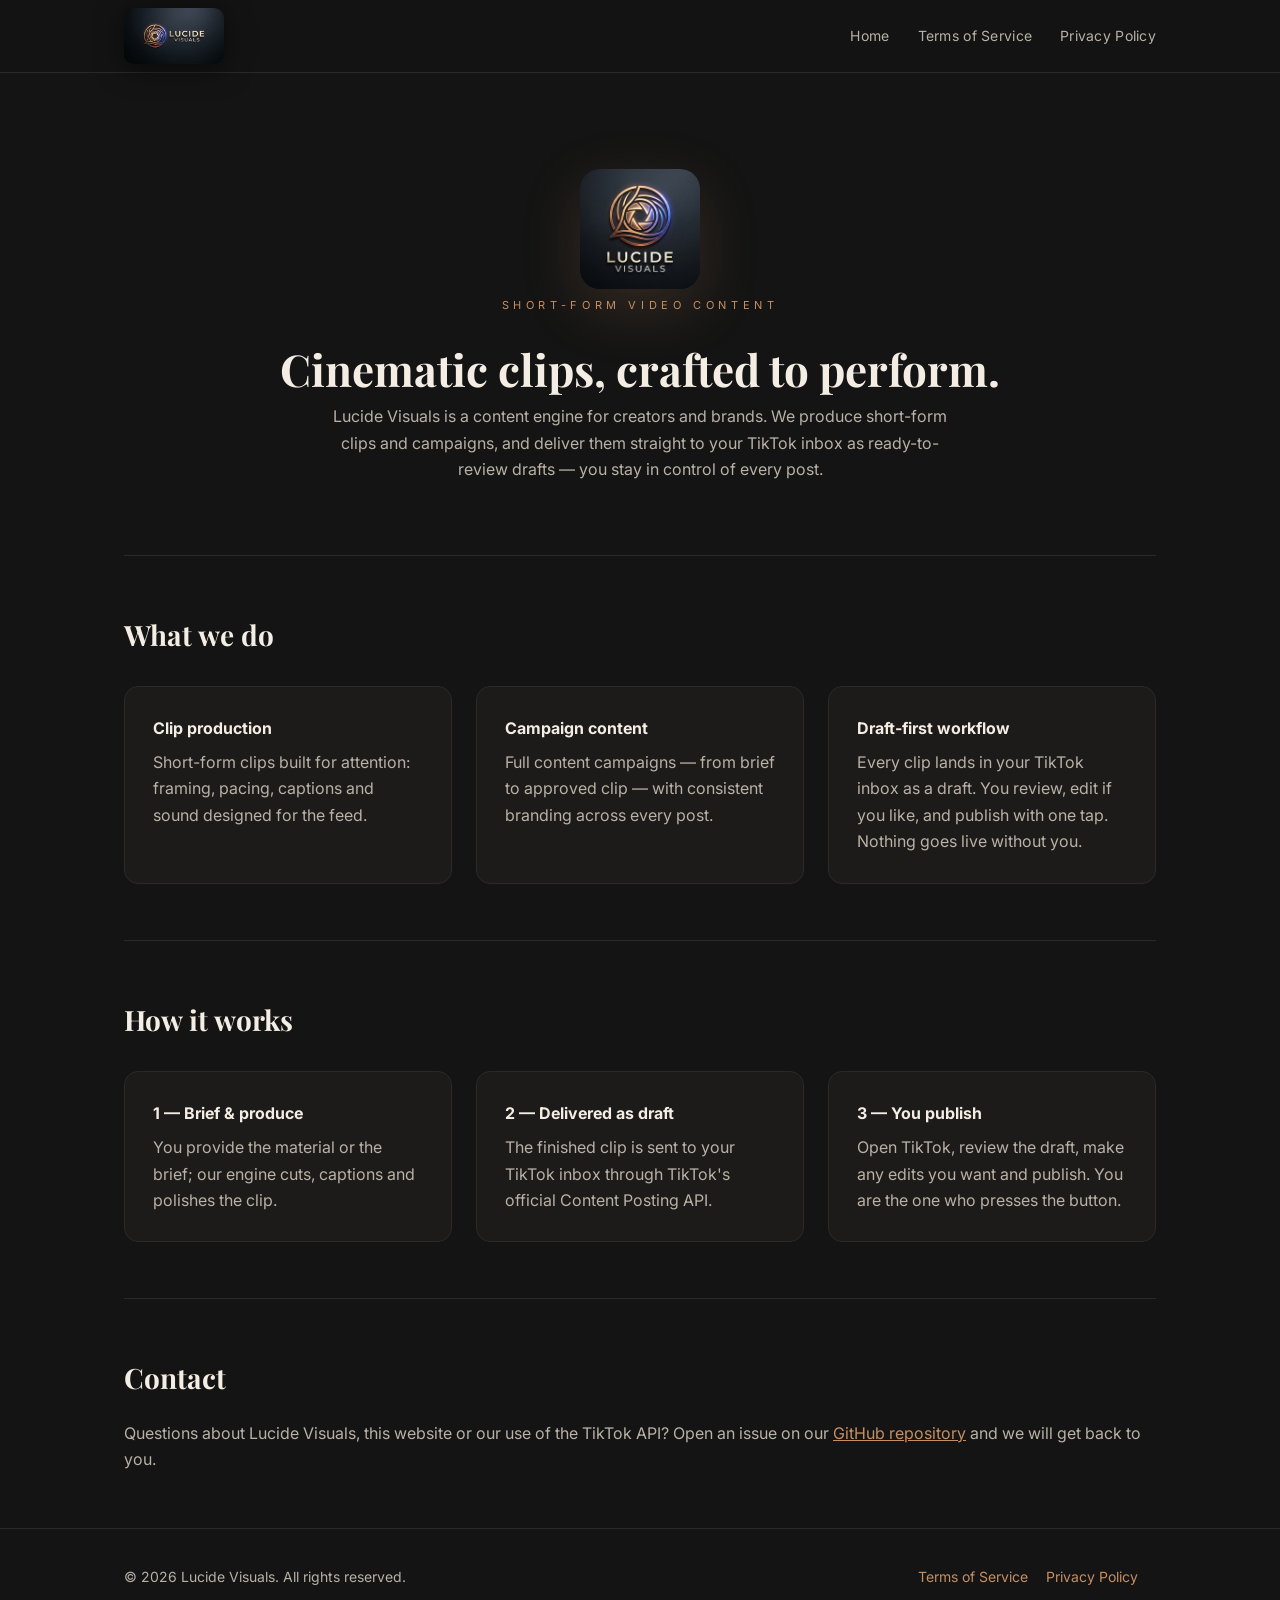
<file: index.html>
<!DOCTYPE html>
<html lang="en">
<head>
<meta charset="utf-8">
<meta name="viewport" content="width=device-width, initial-scale=1">
<title>Lucide Visuals — Short-Form Video Content Engine</title>
<meta name="description" content="Lucide Visuals produces short-form clips and campaigns and delivers them to your TikTok inbox as drafts.">
<link rel="icon" href="assets/favicon.jpeg">
<link rel="preconnect" href="https://fonts.googleapis.com">
<link href="https://fonts.googleapis.com/css2?family=Playfair+Display:wght@600&family=Cinzel:wght@600&family=Inter:wght@400;500&display=swap" rel="stylesheet">
<link rel="stylesheet" href="assets/style.css">
</head>
<body>
<header><div class="wrap">
  <a class="brand" href="index.html"><img src="assets/logo-header.jpeg" alt="Lucide Visuals">
  </a>
  <nav><a href="index.html">Home</a><a href="terms.html">Terms of Service</a><a href="privacy.html">Privacy Policy</a></nav>
</div></header>
<main class="wrap">

<div class="hero">
  <img src="assets/logo-1024.jpg" alt="Lucide Visuals">
  <div class="eyebrow">Short-Form Video Content</div>
  <h1>Cinematic clips, crafted to perform.</h1>
  <p>Lucide Visuals is a content engine for creators and brands. We produce short-form clips and campaigns, and deliver them straight to your TikTok inbox as ready-to-review drafts — you stay in control of every post.</p>
</div>
<section>
  <h2>What we do</h2>
  <div class="grid">
    <div class="card"><b>Clip production</b><p>Short-form clips built for attention: framing, pacing, captions and sound designed for the feed.</p></div>
    <div class="card"><b>Campaign content</b><p>Full content campaigns — from brief to approved clip — with consistent branding across every post.</p></div>
    <div class="card"><b>Draft-first workflow</b><p>Every clip lands in your TikTok inbox as a draft. You review, edit if you like, and publish with one tap. Nothing goes live without you.</p></div>
  </div>
</section>
<section>
  <h2>How it works</h2>
  <div class="grid">
    <div class="card"><b>1 — Brief &amp; produce</b><p>You provide the material or the brief; our engine cuts, captions and polishes the clip.</p></div>
    <div class="card"><b>2 — Delivered as draft</b><p>The finished clip is sent to your TikTok inbox through TikTok's official Content Posting API.</p></div>
    <div class="card"><b>3 — You publish</b><p>Open TikTok, review the draft, make any edits you want and publish. You are the one who presses the button.</p></div>
  </div>
</section>
<section>
  <h2>Contact</h2>
  <p>Questions about Lucide Visuals, this website or our use of the TikTok API? Open an issue on our <a href="https://github.com/monkey-sys-dev/lucide-visuals" style="color:var(--gold)">GitHub repository</a> and we will get back to you.</p>
</section>

</main>
<footer><div class="wrap">
  <div>&copy; 2026 Lucide Visuals. All rights reserved.</div>
  <div><a href="terms.html">Terms of Service</a><a href="privacy.html">Privacy Policy</a></div>
</div></footer>
</body>
</html>
</file>
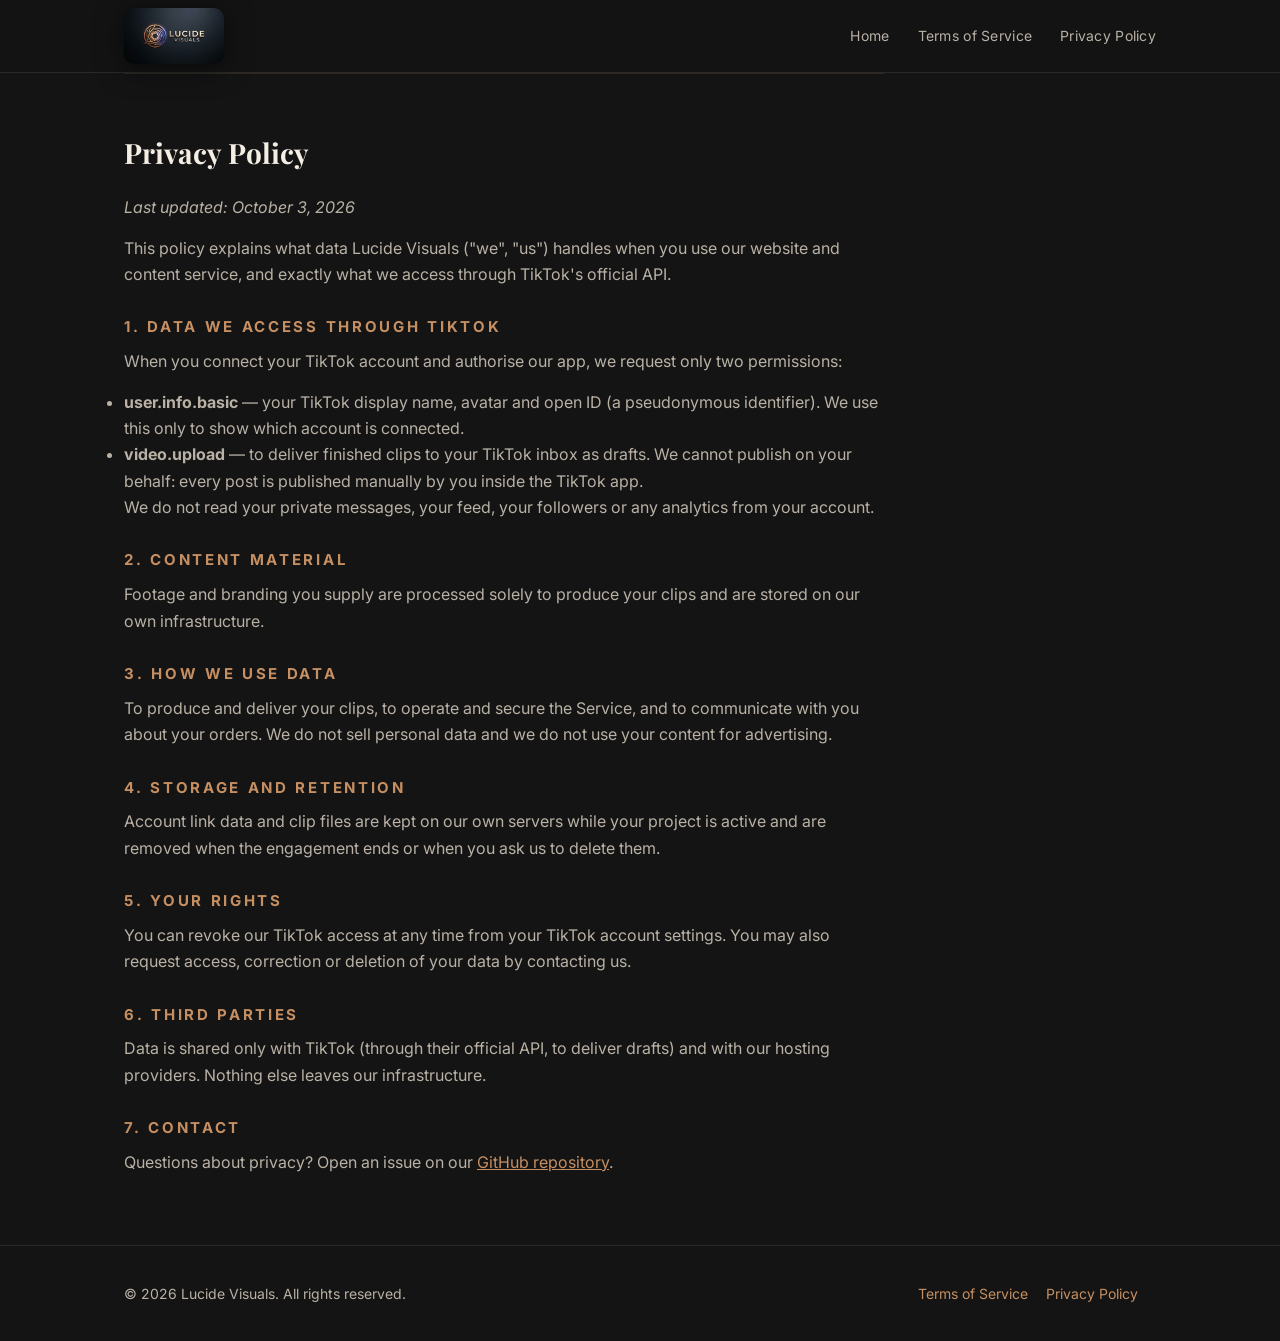
<file: privacy.html>
<!DOCTYPE html>
<html lang="en">
<head>
<meta charset="utf-8">
<meta name="viewport" content="width=device-width, initial-scale=1">
<title>Privacy Policy — Lucide Visuals</title>
<meta name="description" content="How Lucide Visuals handles your data and what we access through the TikTok API.">
<link rel="icon" href="assets/favicon.jpeg">
<link rel="preconnect" href="https://fonts.googleapis.com">
<link href="https://fonts.googleapis.com/css2?family=Playfair+Display:wght@600&family=Cinzel:wght@600&family=Inter:wght@400;500&display=swap" rel="stylesheet">
<link rel="stylesheet" href="assets/style.css">
</head>
<body>
<header><div class="wrap">
  <a class="brand" href="index.html"><img src="assets/logo-header.jpeg" alt="Lucide Visuals">
  </a>
  <nav><a href="index.html">Home</a><a href="terms.html">Terms of Service</a><a href="privacy.html">Privacy Policy</a></nav>
</div></header>
<main class="wrap">

<section class="legal">
  <h2>Privacy Policy</h2>
  <p><em>Last updated: October 3, 2026</em></p>
  <p>This policy explains what data Lucide Visuals ("we", "us") handles when you use our website and content service, and exactly what we access through TikTok's official API.</p>
  <h3>1. Data we access through TikTok</h3>
  <p>When you connect your TikTok account and authorise our app, we request only two permissions:</p>
  <ul>
    <li><b>user.info.basic</b> — your TikTok display name, avatar and open ID (a pseudonymous identifier). We use this only to show which account is connected.</li>
    <li><b>video.upload</b> — to deliver finished clips to your TikTok inbox as drafts. We cannot publish on your behalf: every post is published manually by you inside the TikTok app.</li>
  </ul>
  <p>We do not read your private messages, your feed, your followers or any analytics from your account.</p>
  <h3>2. Content material</h3>
  <p>Footage and branding you supply are processed solely to produce your clips and are stored on our own infrastructure.</p>
  <h3>3. How we use data</h3>
  <p>To produce and deliver your clips, to operate and secure the Service, and to communicate with you about your orders. We do not sell personal data and we do not use your content for advertising.</p>
  <h3>4. Storage and retention</h3>
  <p>Account link data and clip files are kept on our own servers while your project is active and are removed when the engagement ends or when you ask us to delete them.</p>
  <h3>5. Your rights</h3>
  <p>You can revoke our TikTok access at any time from your TikTok account settings. You may also request access, correction or deletion of your data by contacting us.</p>
  <h3>6. Third parties</h3>
  <p>Data is shared only with TikTok (through their official API, to deliver drafts) and with our hosting providers. Nothing else leaves our infrastructure.</p>
  <h3>7. Contact</h3>
  <p>Questions about privacy? Open an issue on our <a href="https://github.com/monkey-sys-dev/lucide-visuals" style="color:var(--gold)">GitHub repository</a>.</p>
</section>

</main>
<footer><div class="wrap">
  <div>&copy; 2026 Lucide Visuals. All rights reserved.</div>
  <div><a href="terms.html">Terms of Service</a><a href="privacy.html">Privacy Policy</a></div>
</div></footer>
</body>
</html>
</file>
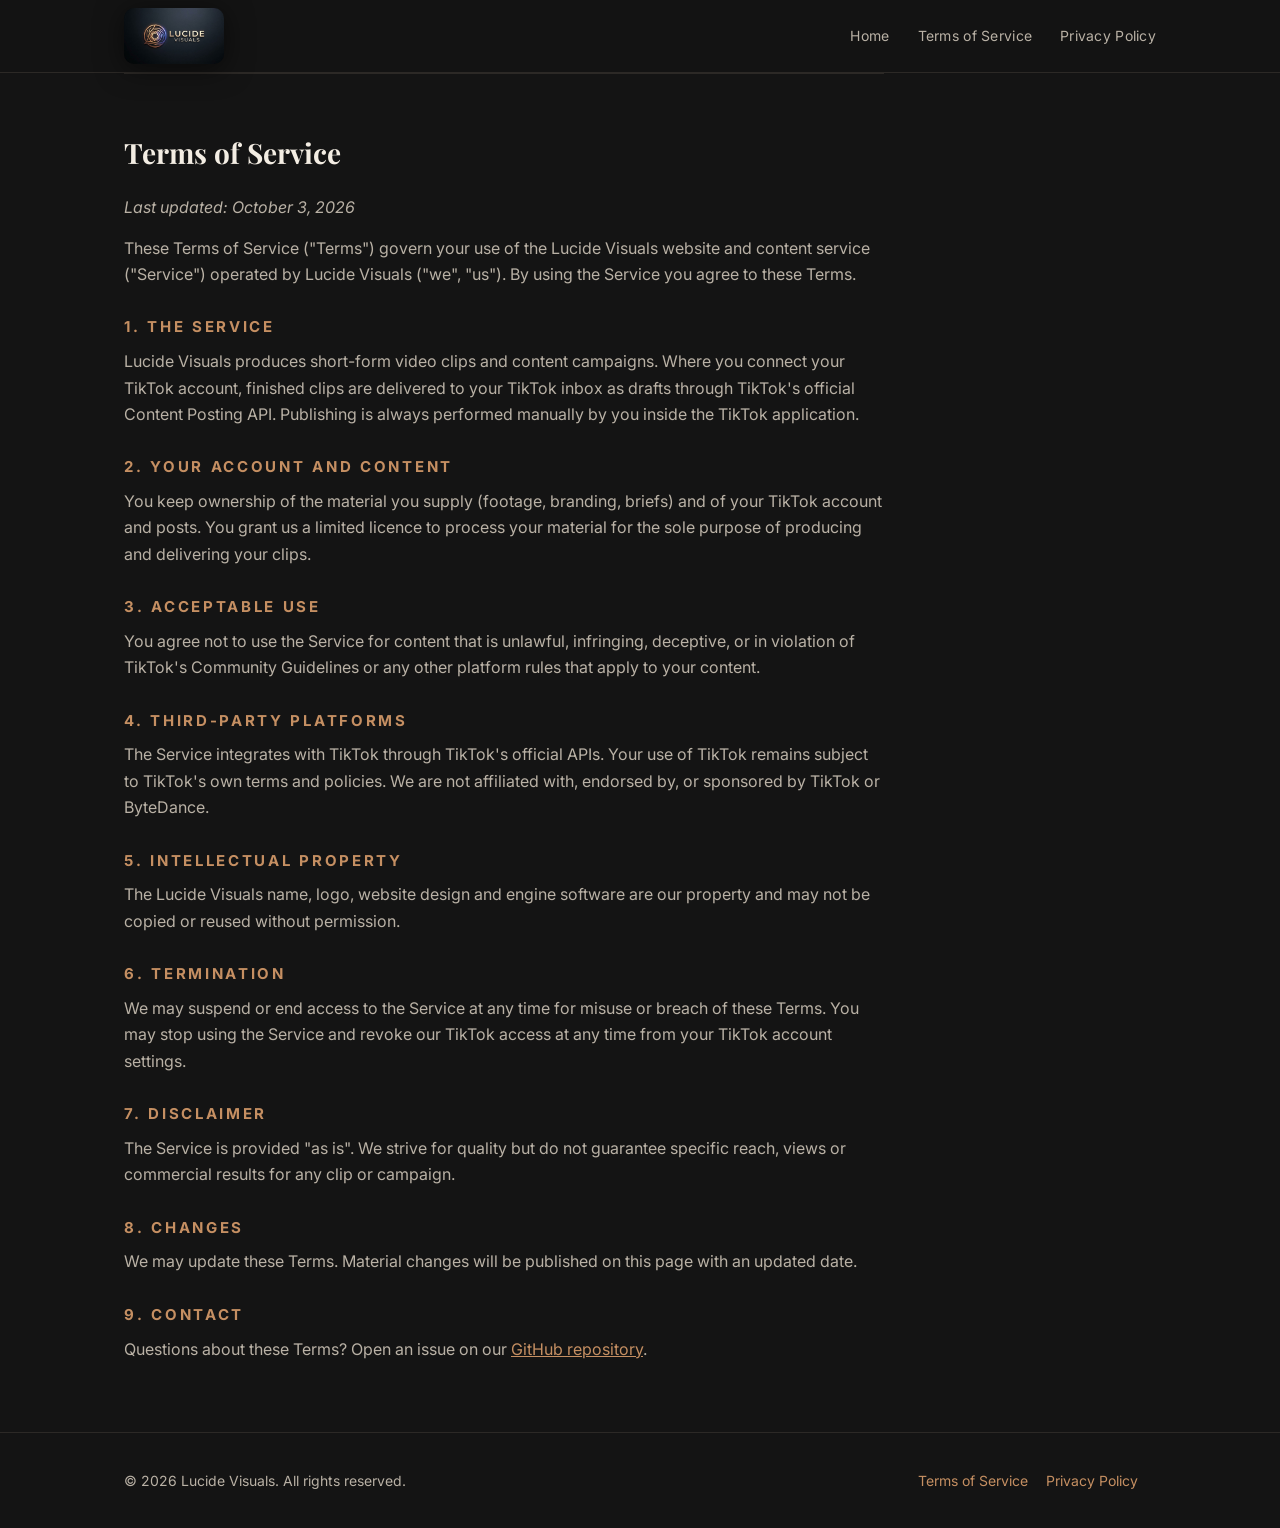
<file: terms.html>
<!DOCTYPE html>
<html lang="en">
<head>
<meta charset="utf-8">
<meta name="viewport" content="width=device-width, initial-scale=1">
<title>Terms of Service — Lucide Visuals</title>
<meta name="description" content="Terms of Service for the Lucide Visuals website and content service.">
<link rel="icon" href="assets/favicon.jpeg">
<link rel="preconnect" href="https://fonts.googleapis.com">
<link href="https://fonts.googleapis.com/css2?family=Playfair+Display:wght@600&family=Cinzel:wght@600&family=Inter:wght@400;500&display=swap" rel="stylesheet">
<link rel="stylesheet" href="assets/style.css">
</head>
<body>
<header><div class="wrap">
  <a class="brand" href="index.html"><img src="assets/logo-header.jpeg" alt="Lucide Visuals">
  </a>
  <nav><a href="index.html">Home</a><a href="terms.html">Terms of Service</a><a href="privacy.html">Privacy Policy</a></nav>
</div></header>
<main class="wrap">

<section class="legal">
  <h2>Terms of Service</h2>
  <p><em>Last updated: October 3, 2026</em></p>
  <p>These Terms of Service ("Terms") govern your use of the Lucide Visuals website and content service ("Service") operated by Lucide Visuals ("we", "us"). By using the Service you agree to these Terms.</p>
  <h3>1. The Service</h3>
  <p>Lucide Visuals produces short-form video clips and content campaigns. Where you connect your TikTok account, finished clips are delivered to your TikTok inbox as drafts through TikTok's official Content Posting API. Publishing is always performed manually by you inside the TikTok application.</p>
  <h3>2. Your account and content</h3>
  <p>You keep ownership of the material you supply (footage, branding, briefs) and of your TikTok account and posts. You grant us a limited licence to process your material for the sole purpose of producing and delivering your clips.</p>
  <h3>3. Acceptable use</h3>
  <p>You agree not to use the Service for content that is unlawful, infringing, deceptive, or in violation of TikTok's Community Guidelines or any other platform rules that apply to your content.</p>
  <h3>4. Third-party platforms</h3>
  <p>The Service integrates with TikTok through TikTok's official APIs. Your use of TikTok remains subject to TikTok's own terms and policies. We are not affiliated with, endorsed by, or sponsored by TikTok or ByteDance.</p>
  <h3>5. Intellectual property</h3>
  <p>The Lucide Visuals name, logo, website design and engine software are our property and may not be copied or reused without permission.</p>
  <h3>6. Termination</h3>
  <p>We may suspend or end access to the Service at any time for misuse or breach of these Terms. You may stop using the Service and revoke our TikTok access at any time from your TikTok account settings.</p>
  <h3>7. Disclaimer</h3>
  <p>The Service is provided "as is". We strive for quality but do not guarantee specific reach, views or commercial results for any clip or campaign.</p>
  <h3>8. Changes</h3>
  <p>We may update these Terms. Material changes will be published on this page with an updated date.</p>
  <h3>9. Contact</h3>
  <p>Questions about these Terms? Open an issue on our <a href="https://github.com/monkey-sys-dev/lucide-visuals" style="color:var(--gold)">GitHub repository</a>.</p>
</section>

</main>
<footer><div class="wrap">
  <div>&copy; 2026 Lucide Visuals. All rights reserved.</div>
  <div><a href="terms.html">Terms of Service</a><a href="privacy.html">Privacy Policy</a></div>
</div></footer>
</body>
</html>
</file>
<file: assets/style.css>
:root{
  --bg:#141414; --bg-soft:#1c1b1a; --ink:#f3ede3; --muted:#b9b1a5;
  --gold:#c58f62; --champagne:#e8d8a9; --line:#2c2926;
}
*{margin:0;padding:0;box-sizing:border-box}
body{background:var(--bg);color:var(--ink);font-family:'Inter',-apple-system,'Segoe UI',sans-serif;line-height:1.65;font-size:16px}
.wrap{max-width:1080px;margin:0 auto;padding:0 24px}
header{border-bottom:1px solid var(--line);position:sticky;top:0;background:rgba(20,20,20,.92);backdrop-filter:blur(8px);z-index:10}
header .wrap{display:flex;align-items:center;justify-content:space-between;gap:16px;height:72px;flex-wrap:wrap}
.brand{display:flex;align-items:center;gap:14px;text-decoration:none;color:var(--ink);margin-right:auto}
.brand img{width:auto;height:auto;max-width:230px;max-height:56px;object-fit:contain;border-radius:10px;flex:0 0 auto;filter:drop-shadow(0 4px 14px rgba(0,0,0,.55))}
.brand b{font-family:'Cinzel',Georgia,serif;font-size:23px;letter-spacing:.08em;line-height:1.15;background:linear-gradient(180deg,#fdfaf4 0%,#f3ecd9 48%,#dccda8 100%);-webkit-background-clip:text;background-clip:text;color:transparent;filter:drop-shadow(0 1px 2px rgba(0,0,0,.55))}
.brand>span>span{display:block;font-family:'Inter',sans-serif;font-weight:400;font-size:10px;letter-spacing:.52em;color:#efe7d3;text-transform:uppercase;margin-top:2px;filter:drop-shadow(0 1px 1px rgba(0,0,0,.5))}
nav{display:flex;gap:28px}
nav a{color:var(--muted);text-decoration:none;font-size:14px;letter-spacing:.02em}
nav a:hover{color:var(--champagne)}
.hero{padding:96px 0 72px;text-align:center}
.hero img{width:120px;height:120px;border-radius:20px;box-shadow:0 18px 60px rgba(197,143,98,.18)}
h1{font-family:'Playfair Display',Georgia,serif;font-size:44px;line-height:1.2;margin:28px 0 8px}
.hero p{color:var(--muted);max-width:620px;margin:0 auto}
.eyebrow{color:var(--gold);letter-spacing:.42em;font-size:11px;text-transform:uppercase;margin-bottom:20px}
section{padding:56px 0;border-top:1px solid var(--line)}
h2{font-family:'Playfair Display',Georgia,serif;font-size:28px;margin-bottom:18px}
h3{font-size:15px;letter-spacing:.18em;text-transform:uppercase;color:var(--gold);margin:28px 0 8px}
p,li{color:var(--muted)}
.grid{display:grid;grid-template-columns:repeat(auto-fit,minmax(260px,1fr));gap:24px;margin-top:28px}
.card{background:var(--bg-soft);border:1px solid var(--line);border-radius:14px;padding:28px}
.card b{display:block;color:var(--ink);margin-bottom:8px}
.legal{max-width:760px}
.legal p{margin-bottom:14px}
footer{border-top:1px solid var(--line);padding:36px 0;color:var(--muted);font-size:14px}
footer .wrap{display:flex;flex-wrap:wrap;gap:18px;justify-content:space-between}
footer a{color:var(--gold);text-decoration:none;margin-right:18px}
@media(max-width:640px){h1{font-size:32px}.hero{padding:64px 0 48px}}
</file>
